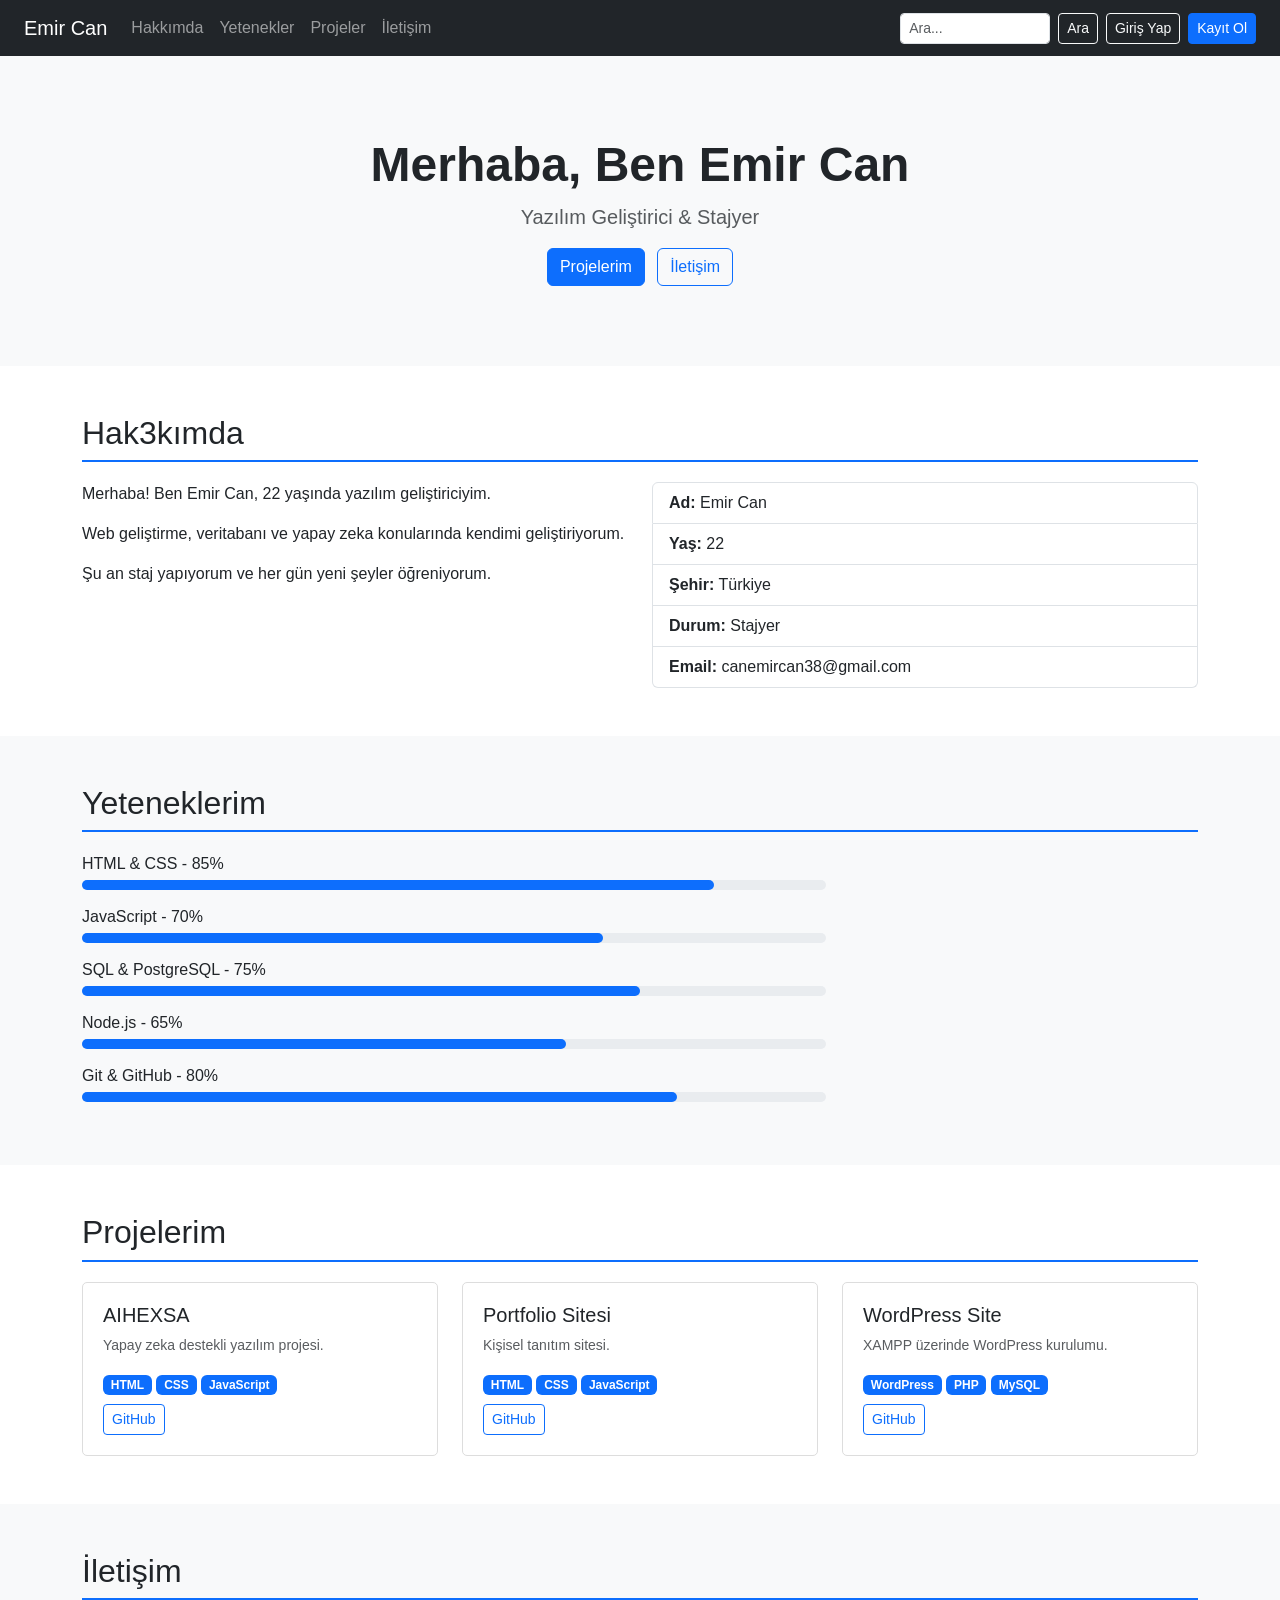
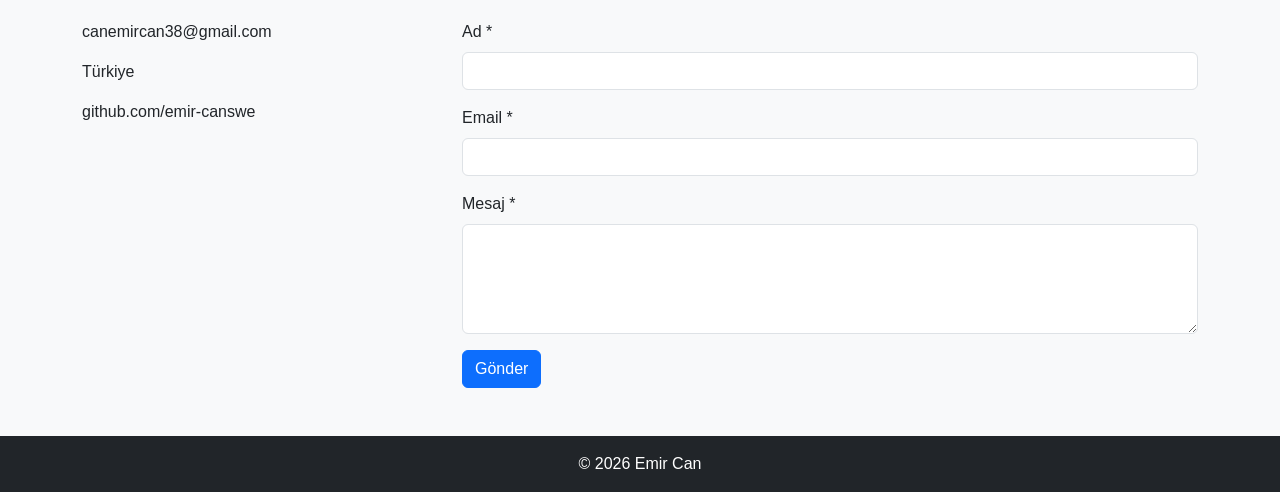
<file: web/index.html>
<!DOCTYPE html>
<html lang="tr">
<head>
    <meta charset="UTF-8">
    <meta name="viewport" content="width=device-width, initial-scale=1.0">
    <meta name="description" content="Emir Can - Yazılım Geliştirici">
    <meta name="author" content="Emir Can">
    <title>Emir Can | Portfolio</title>


    <link rel="stylesheet" href="https://cdn.jsdelivr.net/npm/bootstrap@5.3.0/dist/css/bootstrap.min.css">

    <style>
        body {
            font-family: Arial, sans-serif;
        }
        .skill-bar {
            background-color: #e9ecef;
            height: 10px;
            border-radius: 5px;
            margin-bottom: 15px;
        }

        .skill-fill {
            background-color: #0d6efd;
            height: 10px;
            border-radius: 5px;
        }

        #hero {
            background-color: #f8f9fa;
            padding: 80px 20px;
            text-align: center;
        }


        .section-title {
            border-bottom: 2px solid #0d6efd;
            padding-bottom: 8px;
            margin-bottom: 20px;
        }


        .project-card {
            border: 1px solid #ddd;
            border-radius: 5px;
            padding: 20px;
            height: 100%;
        }


        .page {
            display: none;
        }

        .page.active {
            display: block;
        }
    </style>
</head>
<body>


<nav class="navbar navbar-expand-lg navbar-dark bg-dark px-4">
    <a class="navbar-brand" href="#" onclick="showPage('home')">Emir Can</a>
    <button class="navbar-toggler" type="button" data-bs-toggle="collapse" data-bs-target="#navMenu">
        <span class="navbar-toggler-icon"></span>
    </button>
    <div class="collapse navbar-collapse" id="navMenu">
        <ul class="navbar-nav me-auto">
            <li class="nav-item"><a class="nav-link" href="#hakkimda" onclick="showPage('home')">Hakkımda</a></li>
            <li class="nav-item"><a class="nav-link" href="#yetenekler" onclick="showPage('home')">Yetenekler</a></li>
            <li class="nav-item"><a class="nav-link" href="#projeler" onclick="showPage('home')">Projeler</a></li>
            <li class="nav-item"><a class="nav-link" href="#iletisim" onclick="showPage('home')">İletişim</a></li>
        </ul>
        <div class="d-flex gap-2 align-items-center">
            <input class="form-control form-control-sm" type="text" id="searchInput" placeholder="Ara..." style="width:150px">
            <button class="btn btn-sm btn-outline-light" onclick="ara()">Ara</button>
            <button class="btn btn-sm btn-outline-light" onclick="showPage('login')">Giriş Yap</button>
            <button class="btn btn-sm btn-primary" onclick="showPage('register')">Kayıt Ol</button>
        </div>
    </div>
</nav>


<div id="page-home" class="page active">

    <div id="hero">
        <h1 class="display-5 fw-bold">Merhaba, Ben Emir Can</h1>
        <p class="lead text-muted">Yazılım Geliştirici & Stajyer</p>
        <a href="#projeler" class="btn btn-primary me-2" onclick="showPage('home')">Projelerim</a>
        <a href="#iletisim" class="btn btn-outline-primary" onclick="showPage('home')">İletişim</a>
    </div>


    <section id="hakkimda" class="py-5">
        <div class="container">
            <h2 class="section-title">Hak3kımda</h2>
            <div class="row">
                <div class="col-md-6">
                    <p>Merhaba! Ben Emir Can, 22 yaşında yazılım geliştiriciyim.</p>
                    <p>Web geliştirme, veritabanı ve yapay zeka konularında kendimi geliştiriyorum.</p>
                    <p>Şu an staj yapıyorum ve her gün yeni şeyler öğreniyorum.</p>
                </div>
                <div class="col-md-6">
                    <ul class="list-group">
                        <li class="list-group-item"><strong>Ad:</strong> Emir Can</li>
                        <li class="list-group-item"><strong>Yaş:</strong> 22</li>
                        <li class="list-group-item"><strong>Şehir:</strong> Türkiye</li>
                        <li class="list-group-item"><strong>Durum:</strong> Stajyer</li>
                        <li class="list-group-item"><strong>Email:</strong> canemircan38@gmail.com</li>
                    </ul>
                </div>
            </div>
        </div>
    </section>


    <section id="yetenekler" class="py-5 bg-light">
        <div class="container">
            <h2 class="section-title">Yeteneklerim</h2>
            <div class="col-md-8">
                <p class="mb-1">HTML & CSS - 85%</p>
                <div class="skill-bar"><div class="skill-fill" style="width:85%"></div></div>

                <p class="mb-1">JavaScript - 70%</p>
                <div class="skill-bar"><div class="skill-fill" style="width:70%"></div></div>

                <p class="mb-1">SQL & PostgreSQL - 75%</p>
                <div class="skill-bar"><div class="skill-fill" style="width:75%"></div></div>

                <p class="mb-1">Node.js - 65%</p>
                <div class="skill-bar"><div class="skill-fill" style="width:65%"></div></div>

                <p class="mb-1">Git & GitHub - 80%</p>
                <div class="skill-bar"><div class="skill-fill" style="width:80%"></div></div>
            </div>
        </div>
    </section>


    <section id="projeler" class="py-5">
        <div class="container">
            <h2 class="section-title">Projelerim</h2>
            <div class="row g-4">
                <div class="col-md-4">
                    <div class="project-card">
                        <h5>AIHEXSA</h5>
                        <p class="text-muted small">Yapay zeka destekli yazılım projesi.</p>
                        <div class="mb-2">
                            <span class="badge bg-primary">HTML</span>
                            <span class="badge bg-primary">CSS</span>
                            <span class="badge bg-primary">JavaScript</span>
                        </div>
                        <a href="https://github.com/emir-canswe/AIHEXSA" target="_blank" class="btn btn-sm btn-outline-primary">GitHub</a>
                    </div>
                </div>
                <div class="col-md-4">
                    <div class="project-card">
                        <h5>Portfolio Sitesi</h5>
                        <p class="text-muted small">Kişisel tanıtım sitesi.</p>
                        <div class="mb-2">
                            <span class="badge bg-primary">HTML</span>
                            <span class="badge bg-primary">CSS</span>
                            <span class="badge bg-primary">JavaScript</span>
                        </div>
                        <a href="#" class="btn btn-sm btn-outline-primary">GitHub</a>
                    </div>
                </div>
                <div class="col-md-4">
                    <div class="project-card">
                        <h5>WordPress Site</h5>
                        <p class="text-muted small">XAMPP üzerinde WordPress kurulumu.</p>
                        <div class="mb-2">
                            <span class="badge bg-primary">WordPress</span>
                            <span class="badge bg-primary">PHP</span>
                            <span class="badge bg-primary">MySQL</span>
                        </div>
                        <a href="#" class="btn btn-sm btn-outline-primary">GitHub</a>
                    </div>
                </div>
            </div>
        </div>
    </section>


    <section id="iletisim" class="py-5 bg-light">
        <div class="container">
            <h2 class="section-title">İletişim</h2>
            <div class="row">
                <div class="col-md-4">
                    <p> canemircan38@gmail.com</p>
                    <p> Türkiye</p>
                    <p> github.com/emir-canswe</p>
                </div>
                <div class="col-md-8">
                    <form id="contactForm">
                        <div class="mb-3">
                            <label class="form-label">Ad *</label>
                            <input type="text" class="form-control" id="cName">
                            <div class="text-danger small" id="cNameErr" style="display:none">Zorunlu alan!</div>
                        </div>
                        <div class="mb-3">
                            <label class="form-label">Email *</label>
                            <input type="email" class="form-control" id="cEmail">
                            <div class="text-danger small" id="cEmailErr" style="display:none">Geçerli email girin!</div>
                        </div>
                        <div class="mb-3">
                            <label class="form-label">Mesaj *</label>
                            <textarea class="form-control" id="cMsg" rows="4"></textarea>
                            <div class="text-danger small" id="cMsgErr" style="display:none">Zorunlu alan!</div>
                        </div>
                        <button type="submit" class="btn btn-primary">Gönder</button>
                        <div class="text-success mt-2" id="formOk" style="display:none">Mesajınız gönderildi!</div>
                    </form>
                </div>
            </div>
        </div>
    </section>


    <footer class="bg-dark text-white text-center py-3">
        <p class="mb-0">© 2026 Emir Can</p>
    </footer>

</div>

<div id="page-login" class="page">
    <div class="container">
        <div class="row justify-content-center mt-5">
            <div class="col-md-5">
                <div class="card shadow-sm">
                    <div class="card-body p-4">
                        <h4 class="card-title mb-4 text-center">Giriş Yap</h4>
                        <form id="loginForm">
                            <div class="mb-3">
                                <label class="form-label">Email *</label>
                                <input type="email" class="form-control" id="lEmail" placeholder="Email adresiniz">
                                <div class="text-danger small" id="lEmailErr" style="display:none">Geçerli email girin!</div>
                            </div>
                            <div class="mb-3">
                                <label class="form-label">Şifre *</label>
                                <input type="password" class="form-control" id="lPass" placeholder="Şifreniz">
                                <div class="text-danger small" id="lPassErr" style="display:none">Min. 6 karakter!</div>
                            </div>
                            <div class="d-grid">
                                <button type="submit" class="btn btn-primary">Giriş Yap</button>
                            </div>
                            <div class="text-success text-center mt-2" id="loginOk" style="display:none">Giriş başarılı!</div>
                        </form>
                        <hr>
                        <p class="text-center text-muted small mb-0">
                            Hesabın yok mu?
                            <a href="#" onclick="showPage('register')">Kayıt Ol</a>
                        </p>
                    </div>
                </div>
                <div class="text-center mt-3">
                    <a href="#" onclick="showPage('home')" class="text-muted small">← Ana Sayfaya Dön</a>
                </div>
            </div>
        </div>
    </div>
</div>

<div id="page-register" class="page">
    <div class="container">
        <div class="row justify-content-center mt-5">
            <div class="col-md-5">
                <div class="card shadow-sm">
                    <div class="card-body p-4">
                        <h4 class="card-title mb-4 text-center">Kayıt Ol</h4>
                        <form id="registerForm">
                            <div class="mb-3">
                                <label class="form-label">Ad Soyad *</label>
                                <input type="text" class="form-control" id="rName" placeholder="Adınız Soyadınız">
                                <div class="text-danger small" id="rNameErr" style="display:none">Zorunlu alan!</div>
                            </div>
                            <div class="mb-3">
                                <label class="form-label">Email *</label>
                                <input type="email" class="form-control" id="rEmail" placeholder="Email adresiniz">
                                <div class="text-danger small" id="rEmailErr" style="display:none">Geçerli email girin!</div>
                            </div>
                            <div class="mb-3">
                                <label class="form-label">Şifre *</label>
                                <input type="password" class="form-control" id="rPass" placeholder="Min. 6 karakter">
                                <div class="text-danger small" id="rPassErr" style="display:none">Min. 6 karakter!</div>
                            </div>
                            <div class="d-grid">
                                <button type="submit" class="btn btn-primary">Kayıt Ol</button>
                            </div>
                            <div class="text-success text-center mt-2" id="registerOk" style="display:none">Kayıt başarılı!</div>
                        </form>
                        <hr>
                        <p class="text-center text-muted small mb-0">
                            Zaten hesabın var mı?
                            <a href="#" onclick="showPage('login')">Giriş Yap</a>
                        </p>
                    </div>
                </div>
                <div class="text-center mt-3">
                    <a href="#" onclick="showPage('home')" class="text-muted small">← Ana Sayfaya Dön</a>
                </div>
            </div>
        </div>
    </div>
</div>


<script src="https://cdn.jsdelivr.net/npm/bootstrap@5.3.0/dist/js/bootstrap.bundle.min.js"></script>

<script>


    function showPage(page) {
        document.getElementById('page-home').classList.remove('active');
        document.getElementById('page-login').classList.remove('active');
        document.getElementById('page-register').classList.remove('active');
        document.getElementById('page-' + page).classList.add('active');
        window.scrollTo(0, 0);
    }


    document.getElementById('loginForm').onsubmit = function(e) {
        e.preventDefault();
        var ok = true;

        var email = document.getElementById('lEmail').value;
        var pass = document.getElementById('lPass').value;

        if (!email || !email.includes('@')) {
            document.getElementById('lEmailErr').style.display = 'block';
            ok = false;
        } else {
            document.getElementById('lEmailErr').style.display = 'none';
        }

        if (!pass || pass.length < 6) {
            document.getElementById('lPassErr').style.display = 'block';
            ok = false;
        } else {
            document.getElementById('lPassErr').style.display = 'none';
        }

        if (ok) {
            document.getElementById('loginOk').style.display = 'block';
            setTimeout(function() {
                showPage('home');
                document.getElementById('loginOk').style.display = 'none';
                document.getElementById('loginForm').reset();
            }, 1500);
        }
    };


    document.getElementById('registerForm').onsubmit = function(e) {
        e.preventDefault();
        var ok = true;

        var name = document.getElementById('rName').value;
        var email = document.getElementById('rEmail').value;
        var pass = document.getElementById('rPass').value;

        if (!name.trim()) {
            document.getElementById('rNameErr').style.display = 'block';
            ok = false;
        } else {
            document.getElementById('rNameErr').style.display = 'none';
        }

        if (!email || !email.includes('@')) {
            document.getElementById('rEmailErr').style.display = 'block';
            ok = false;
        } else {
            document.getElementById('rEmailErr').style.display = 'none';
        }

        if (!pass || pass.length < 6) {
            document.getElementById('rPassErr').style.display = 'block';
            ok = false;
        } else {
            document.getElementById('rPassErr').style.display = 'none';
        }

        if (ok) {
            document.getElementById('registerOk').style.display = 'block';
            setTimeout(function() {
                showPage('login');
                document.getElementById('registerOk').style.display = 'none';
                document.getElementById('registerForm').reset();
            }, 1500);
        }
    };


    document.getElementById('contactForm').onsubmit = function(e) {
        e.preventDefault();
        var ok = true;

        var name = document.getElementById('cName').value;
        var email = document.getElementById('cEmail').value;
        var msg = document.getElementById('cMsg').value;

        if (!name.trim()) {
            document.getElementById('cNameErr').style.display = 'block';
            ok = false;
        } else {
            document.getElementById('cNameErr').style.display = 'none';
        }

        if (!email || !email.includes('@')) {
            document.getElementById('cEmailErr').style.display = 'block';
            ok = false;
        } else {
            document.getElementById('cEmailErr').style.display = 'none';
        }

        if (!msg.trim()) {
            document.getElementById('cMsgErr').style.display = 'block';
            ok = false;
        } else {
            document.getElementById('cMsgErr').style.display = 'none';
        }

        if (ok) {
            document.getElementById('formOk').style.display = 'block';
            document.getElementById('contactForm').reset();
            setTimeout(function() {
                document.getElementById('formOk').style.display = 'none';
            }, 3000);
        }
    };


    function ara() {
        var q = document.getElementById('searchInput').value.toLowerCase().trim();
        var map = {
            'hakkimda': 'hakkimda',
            'hakkımda': 'hakkimda',
            'yetenekler': 'yetenekler',
            'projeler': 'projeler',
            'iletisim': 'iletisim',
            'iletişim': 'iletisim'
        };
        if (map[q]) {
            showPage('home');
            setTimeout(function() {
                document.getElementById(map[q]).scrollIntoView({ behavior: 'smooth' });
            }, 100);
        }
    }

    document.getElementById('searchInput').onkeypress = function(e) {
        if (e.key === 'Enter') ara();
    };

</script>

</body>
</html>
</file>
